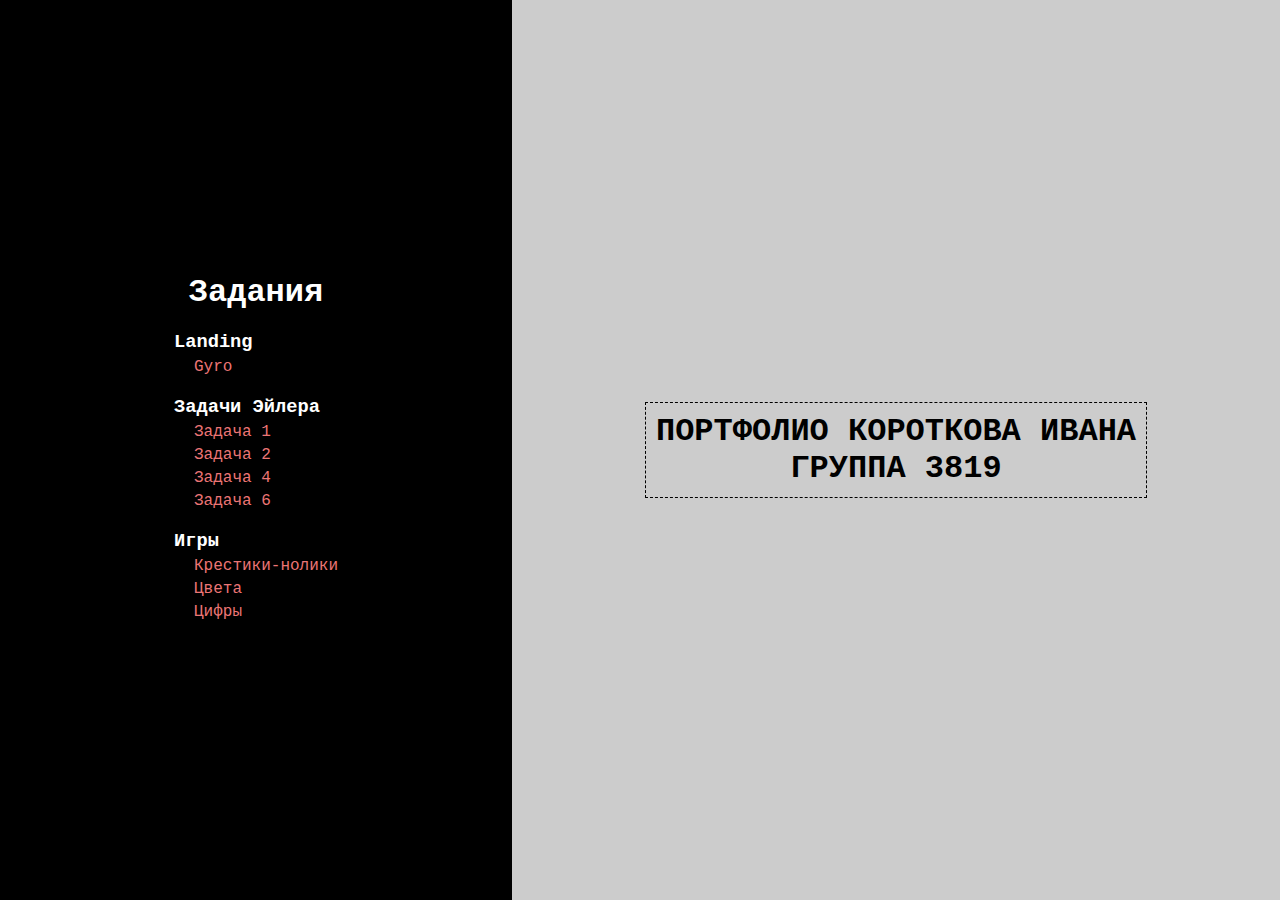
<file: Korotkov_dopusk/Index.html>
<!DOCTYPE html>
<html>
<head>
    <meta charset="UTF-8">
    <meta name="viewport" content="width=device-width, initial-scale=1.0">
    <link rel="stylesheet" href="Style.css">
    <title>Главная</title>
</head>
<body>
    <div class="osnov">
       <aside>
         <div>
           <h1> Задания </h1>
             <ul>
              <li> <h3>Landing</h3>
               <ul>
                <li class="web"><a href="Landing/Index.html"> Gyro</a> </li>
               </ul>
              </li>
              <li> <h3>Задачи Эйлера</h3>
               <ul>
                <li class="web"><a href="Zadacha1.html"> Задача 1</a> </li>
                <li class="web"><a href="Zadacha2.html"> Задача 2</a> </li>
                <li class="web"><a href="Zadacha4.html"> Задача 4</a> </li>
                <li class="web"><a href="Zadacha6.html"> Задача 6</a> </li>
               </ul>
              </li>
               <li> <h3>Игры</h3>
                <ul>
                  <li class="web"><a href="Game1.html"> Крестики-нолики</a> </li>
                  <li class="web"><a href="Game2.html"> Цвета</a> </li>
                  <li class="web"><a href="Game3.html"> Цифры</a> </li>
                </ul>
               </li>
           </ul>
         </div>
       </aside>

       <main>
           <div class="portf">
              <h1> ПОРТФОЛИО КОРОТКОВА ИВАНА </h1>
              <h1> ГРУППА 3819 </h1>
           </div>
       </main>
    </div>
</body>
</html>
</file>
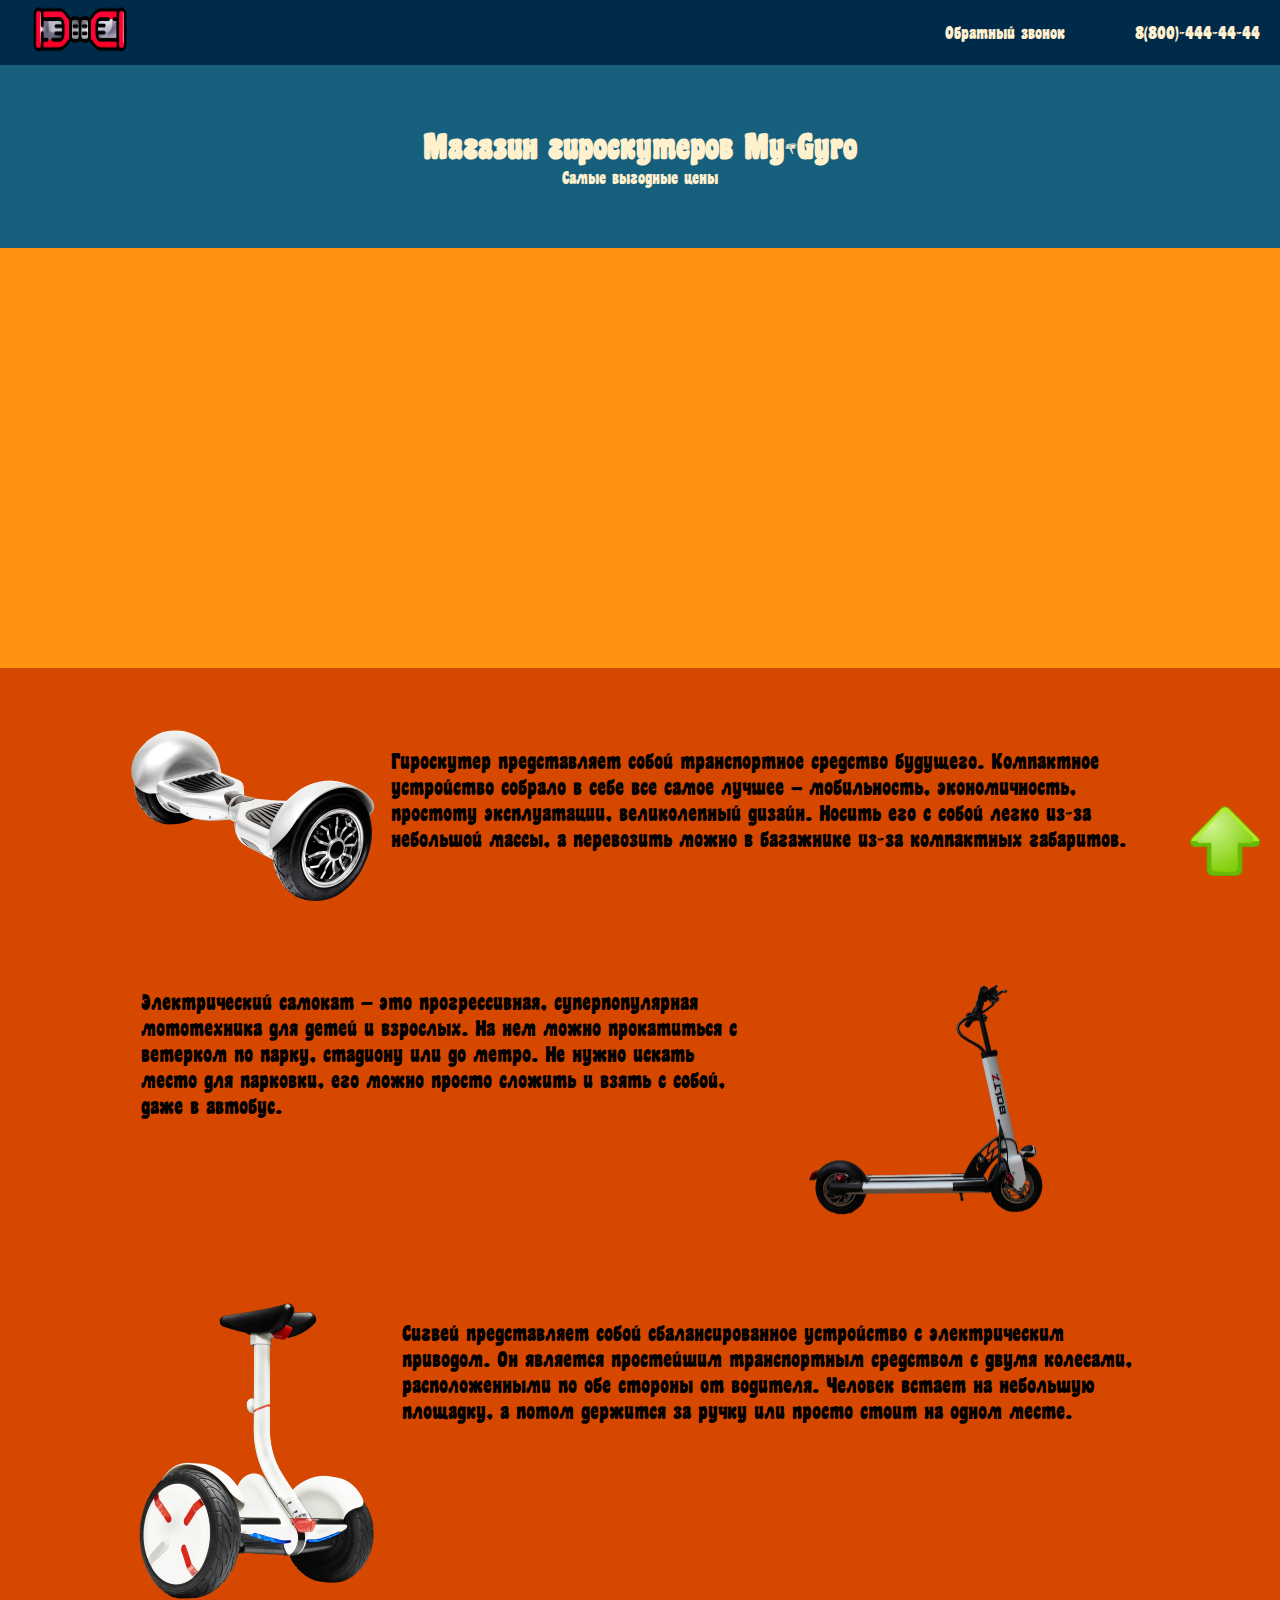
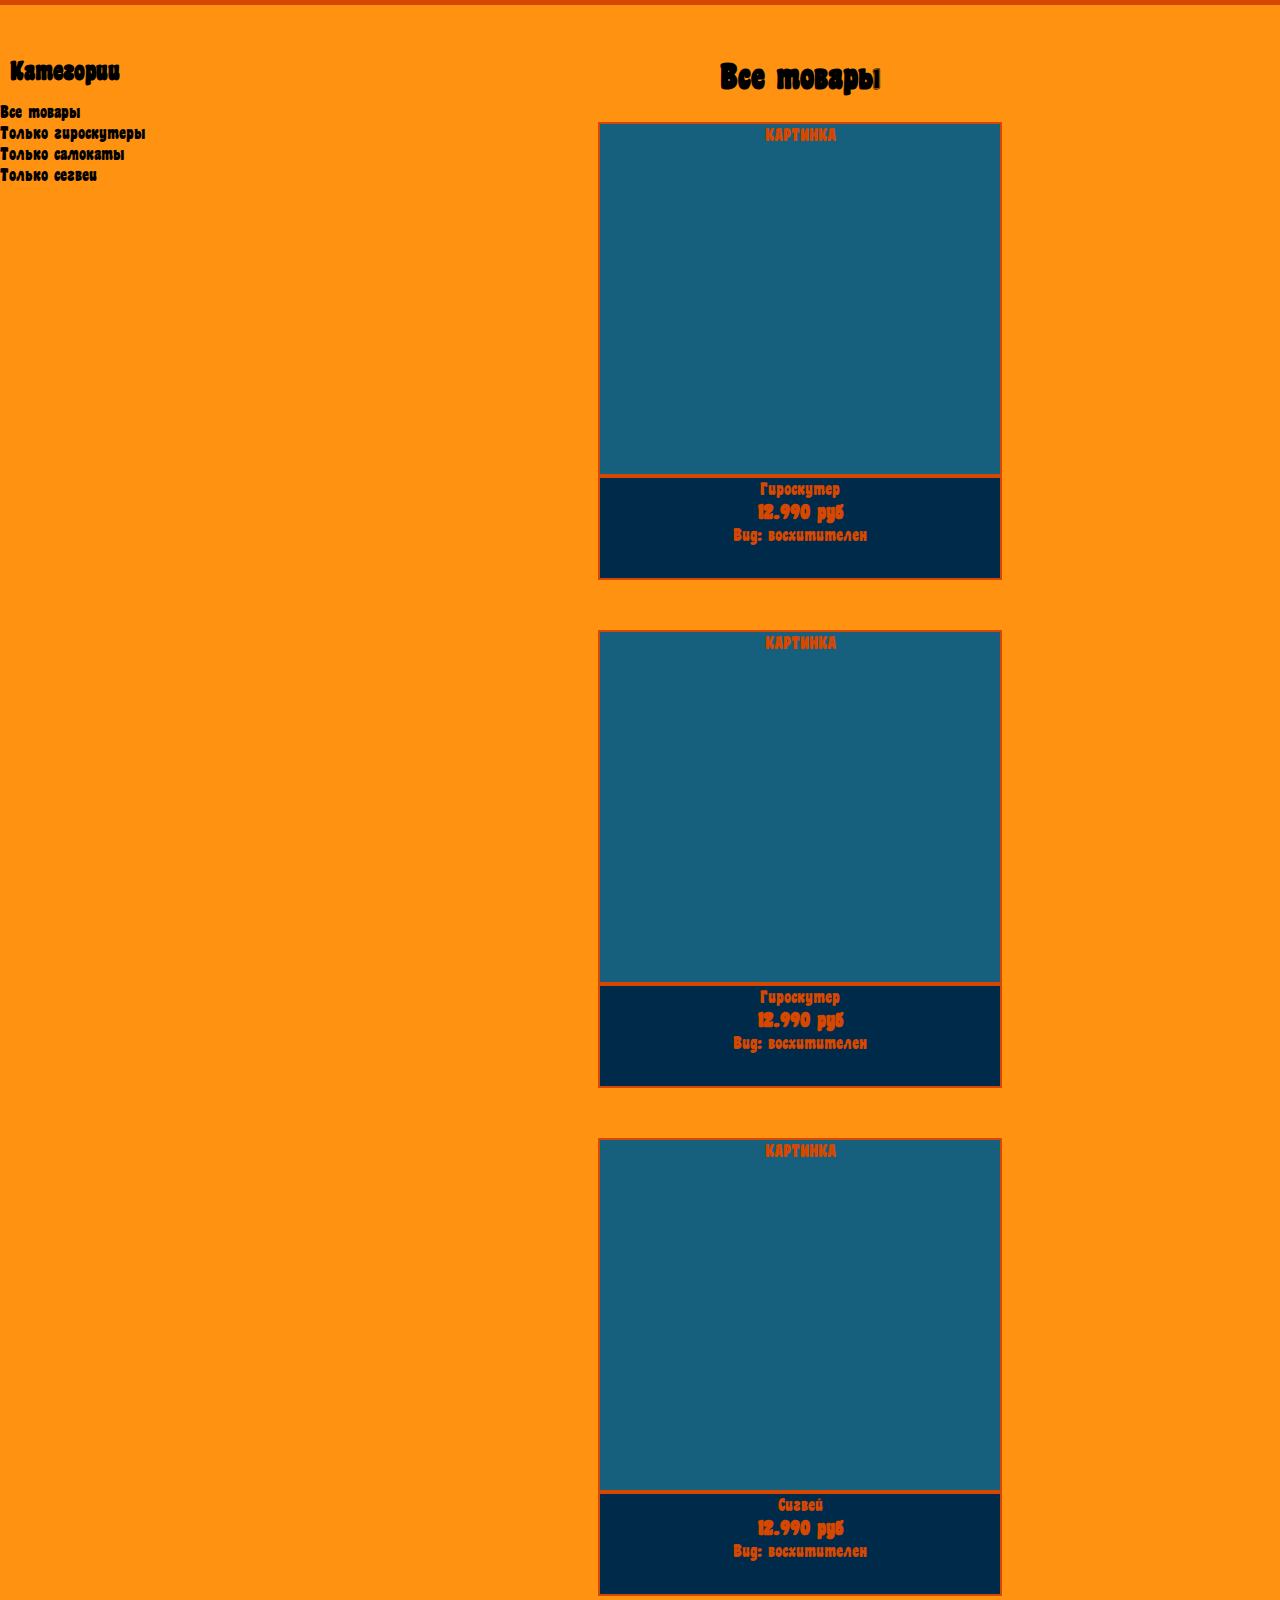
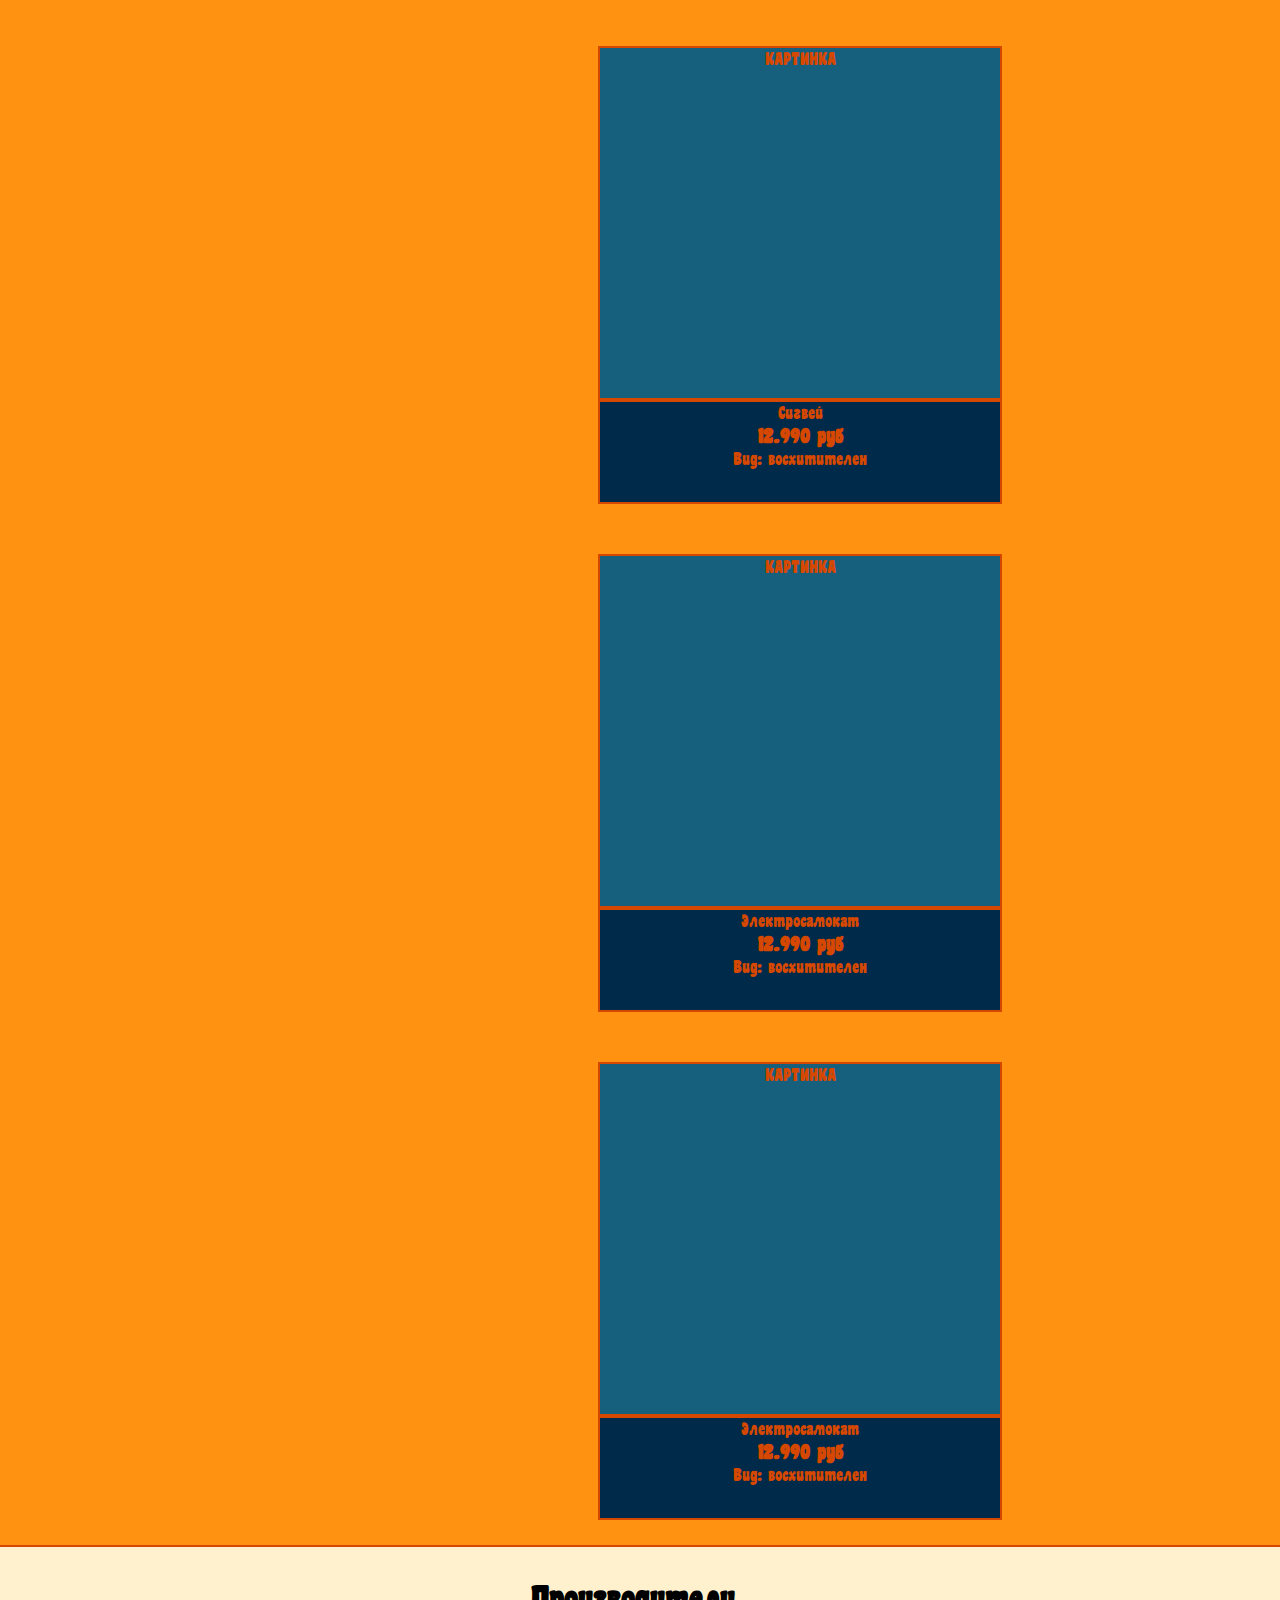
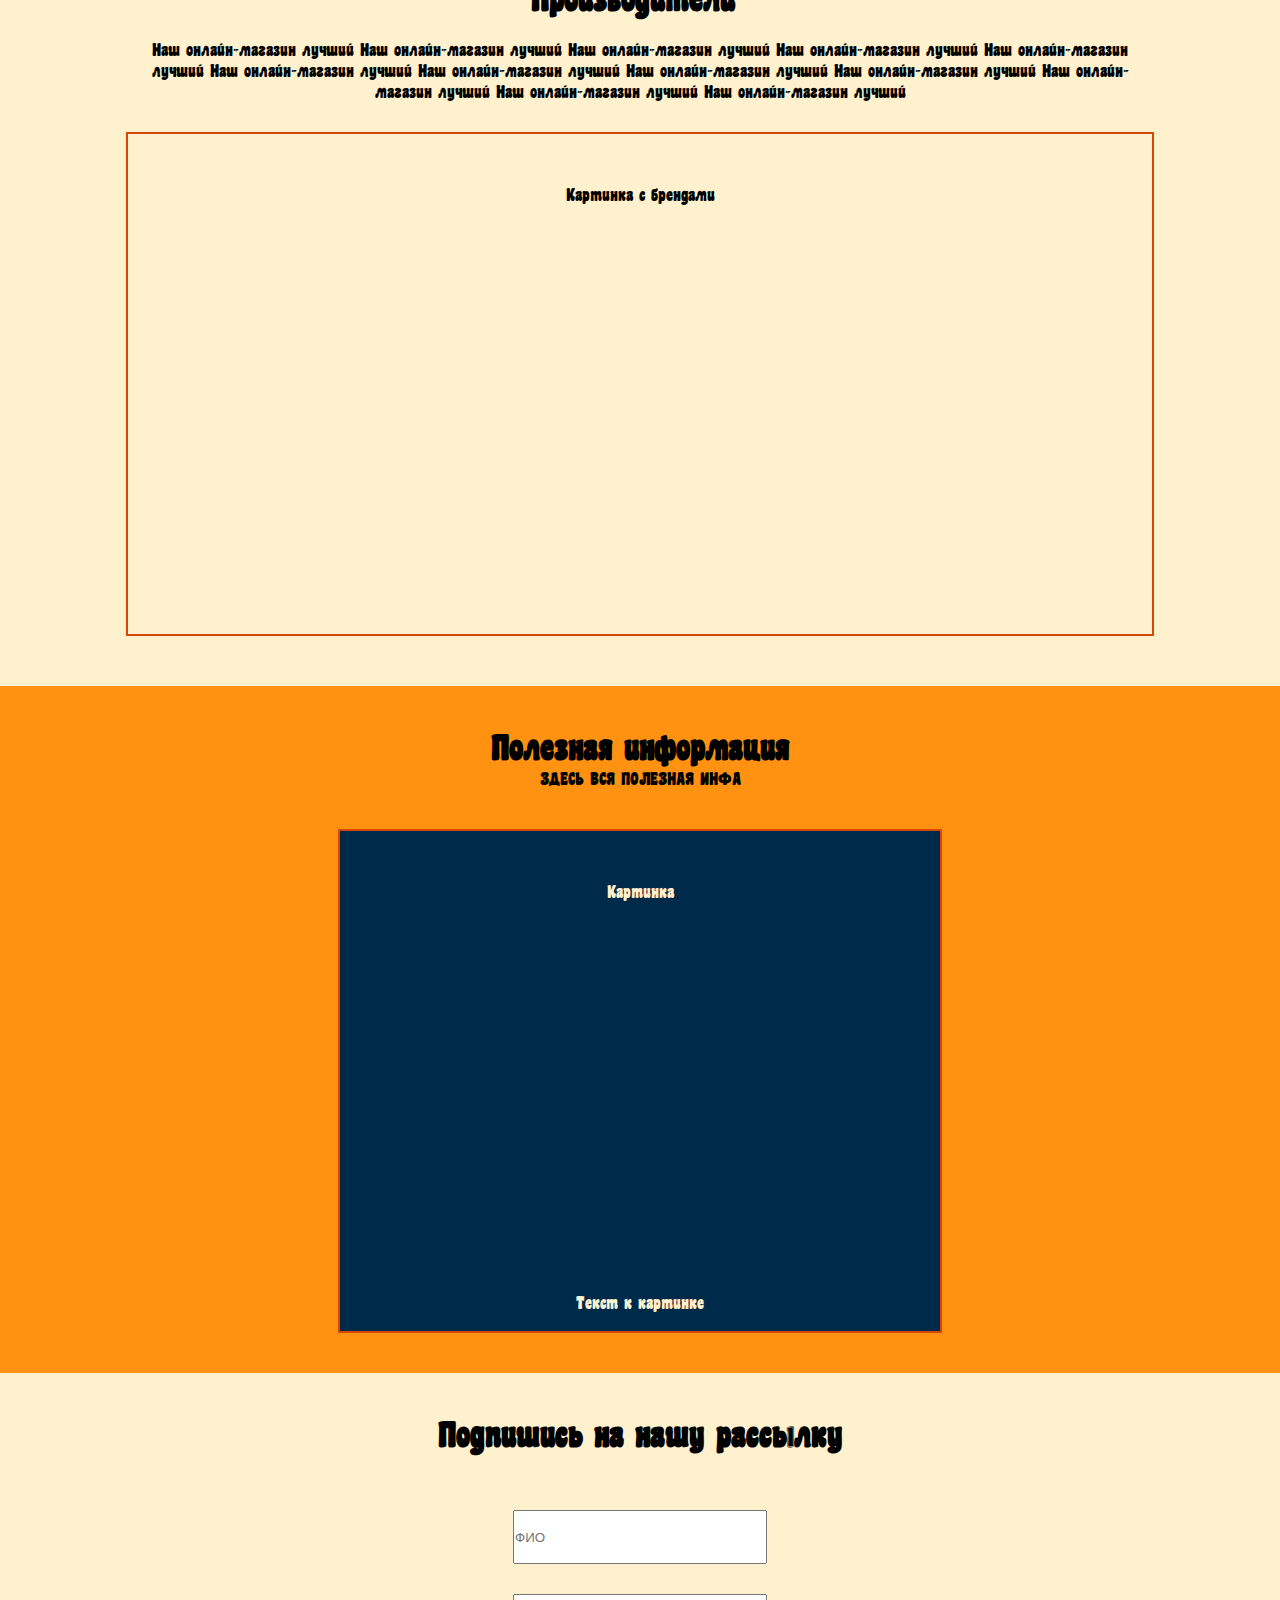
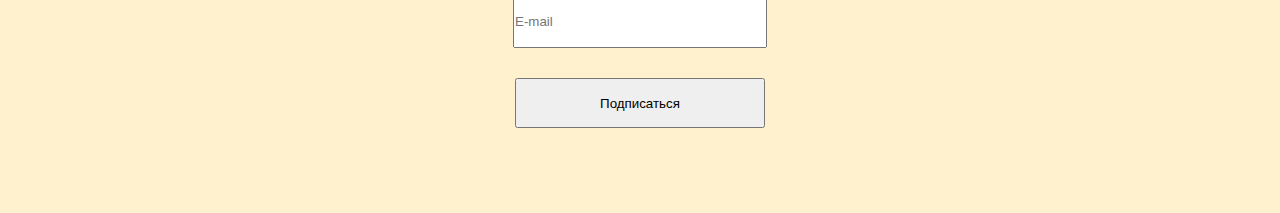
<file: Korotkov_dopusk/Landing/Index.html>
<!DOCTYPE html>
<html>
<head>
    <meta charset="UTF-8">
    <title>Document</title>
    <link rel="stylesheet" href="style.css">
</head>
<body>
    <header>
        <div id="shap">
            <div id="logo"> <a href="#"> <img src="logo.png" width="100px" height="60px"> </a> </div>
            <div id="call"> 
                <a href="#"> Обратный звонок </a>
                <p> 8(800)-444-44-44 </p>
            </div>
        </div>
        <div id="info">
            <h1> Магазин гироскутеров My-Gyro </h1>
            <p> Самые выгодные цены </p>
        </div>
    </header>

    <main> 
        <div class="container_slider_css">
            <img class="photo_slider_css" src="img/Gyro1.png">
            <img class="photo_slider_css" src="img/Gyro2.png">
            <img class="photo_slider_css" src="img/Gyro3.png">
        </div>

        <div class="specific">
            <div class="col1">
                <div>
                <img width="250px" height="176px" src="img/Gyr.png">
                </div>

                <div>
                    <p class="gg"> Гироскутер представляет собой транспортное средство будущего. Компактное устройство собрало в себе все самое лучшее – мобильность, 
                        экономичность, простоту эксплуатации, великолепный дизайн. Носить его с собой легко из-за небольшой массы, а перевозить можно в 
                        багажнике из-за компактных габаритов.</p>
                </div>
            </div>

            <div  class="col2">
                <div>
                    <p class="gg">Электрический самокат — это прогрессивная, суперпопулярная мототехника для детей и взрослых. На нем можно прокатиться с 
                        ветерком по парку, стадиону или до метро. Не нужно искать место для парковки, его можно просто сложить и взять с собой, 
                        даже в автобус. </p>
                </div>

                <div>
                    <img width="400px" height="266" src="img/Samok.png">
                </div>
            </div>

            <div  class="col1">
                <div>
                    <img width="261px" height="300px" src="img/Sig.png">
                </div>

                <div>
                    <p class="gg">Сигвей представляет собой сбалансированное устройство с электрическим приводом. Он является простейшим транспортным средством 
                        с двумя колесами, расположенными по обе стороны от водителя. Человек встает на небольшую площадку, а потом держится за ручку 
                        или просто стоит на одном месте. </p>
                </div>
            </div>
        </div>

        <div class="tovar">
        <div id="kateg">
            <h2 style = "padding-left: 10px; padding-bottom: 15px;"> Категории </h2>
            <label for="n" class="filter">  <p> Все товары </p> </label>
            <label for="n1" class="filter"> <p> Только гироскутеры </p> </label>
            <label for="n2" class="filter"> <p> Только самокаты </p> </label>
            <label for="n3" class="filter"> <p> Только сегвеи </p> </label>
        </div>

        <div id="tovar_block">
                 <input type="radio" name="st" id="n" checked>
                 <input type="radio" name="st" id="n1">
                 <input type="radio" name="st" id="n2">
                 <input type="radio" name="st" id="n3"> 

            <h1 id="all"> Все товары </h1>
            <h1 id="gyr"> Гироскутеры </h1>
            <h1 id="sig"> Сигвеи </h1>
            <h1 id="elec"> Электросамокаты </h1>
         
            <div class="tov_pic1"> 
                    <div class="pic_tov"> КАРТИНКА </div>
                    <div class="info_tov">
                    <p> Гироскутер </p>
                    <h3> 12.990 руб </h3>
                    <p> Вид: восхитителен </p>    
                    </div>
                </div>

                <div class="tov_pic1"> 
                    <div class="pic_tov"> КАРТИНКА </div>
                    <div class="info_tov">
                    <p> Гироскутер </p>
                    <h3> 12.990 руб </h3>
                    <p> Вид: восхитителен </p>    
                    </div>
                </div>
        

          
                <div class="tov_pic2">
                <div class="pic_tov"> КАРТИНКА </div>
                <div class="info_tov">
                    <p> Сигвей </p>
                    <h3> 12.990 руб </h3>
                    <p> Вид: восхитителен </p>    
                </div>
                </div>

                <div class="tov_pic2"> 
                <div class="pic_tov"> КАРТИНКА </div>
                <div class="info_tov">
                    <p> Сигвей </p>
                    <h3> 12.990 руб </h3>
                    <p> Вид: восхитителен </p>    
                </div>
                </div>
  


                <div class="tov_pic3"> 
                <div class="pic_tov"> КАРТИНКА </div>
                <div class="info_tov">
                    <p> Электросамокат </p>
                    <h3> 12.990 руб </h3>
                    <p> Вид: восхитителен </p>    
                </div>
                </div>

                <div class="tov_pic3">
                <div class="pic_tov"> КАРТИНКА </div>
                <div class="info_tov">
                    <p> Электросамокат </p>
                    <h3> 12.990 руб </h3>
                    <p> Вид: восхитителен </p>    
                </div>
                </div>
 
        </div>
        </div>

        <div class="brends">
            <div id="brend_info">
                <h1 style = "padding: 30px 15px 20px 0px;"> Производители </h1>
                <p> Наш онлайн-магазин лучший Наш онлайн-магазин лучший Наш онлайн-магазин лучший Наш онлайн-магазин лучший
                    Наш онлайн-магазин лучший Наш онлайн-магазин лучший Наш онлайн-магазин лучший Наш онлайн-магазин лучший
                    Наш онлайн-магазин лучший Наш онлайн-магазин лучший Наш онлайн-магазин лучший Наш онлайн-магазин лучший </p>
            </div>
            <div id="brend_pic">
                <p style="text-align: center;"> Картинка с брендами </p>
            </div>
        </div>

        <div class="polez_info">
            <div class="text"> 
                <h1> Полезная информация </h1>
                <p>ЗДЕСЬ ВСЯ ПОЛЕЗНАЯ ИНФА</p>
            </div>

            <div class="foto">
               <div class="info_pic"> 
                   <p>Картинка</p>
                   <p style="padding-top: 65%;">Текст к картинке</p> 
               </div>
            </div>
        </div>
        <div id="returned">
        <a href="#"> <img src="img/strelka.png" width="70" height="70"></a>
        </div>

        <div class="email">
            <h1> Подпишись на нашу рассылку </h1>

            <div class="rassilka">
               <div> <input type="text" placeholder="ФИО"> </div>
               <div> <input type="text" placeholder="E-mail"> </div>
               <div> <input type="submit" value="Подписаться"> </div>
            </div>
        </div>
    </main>
    
</body>
</html>
</file>
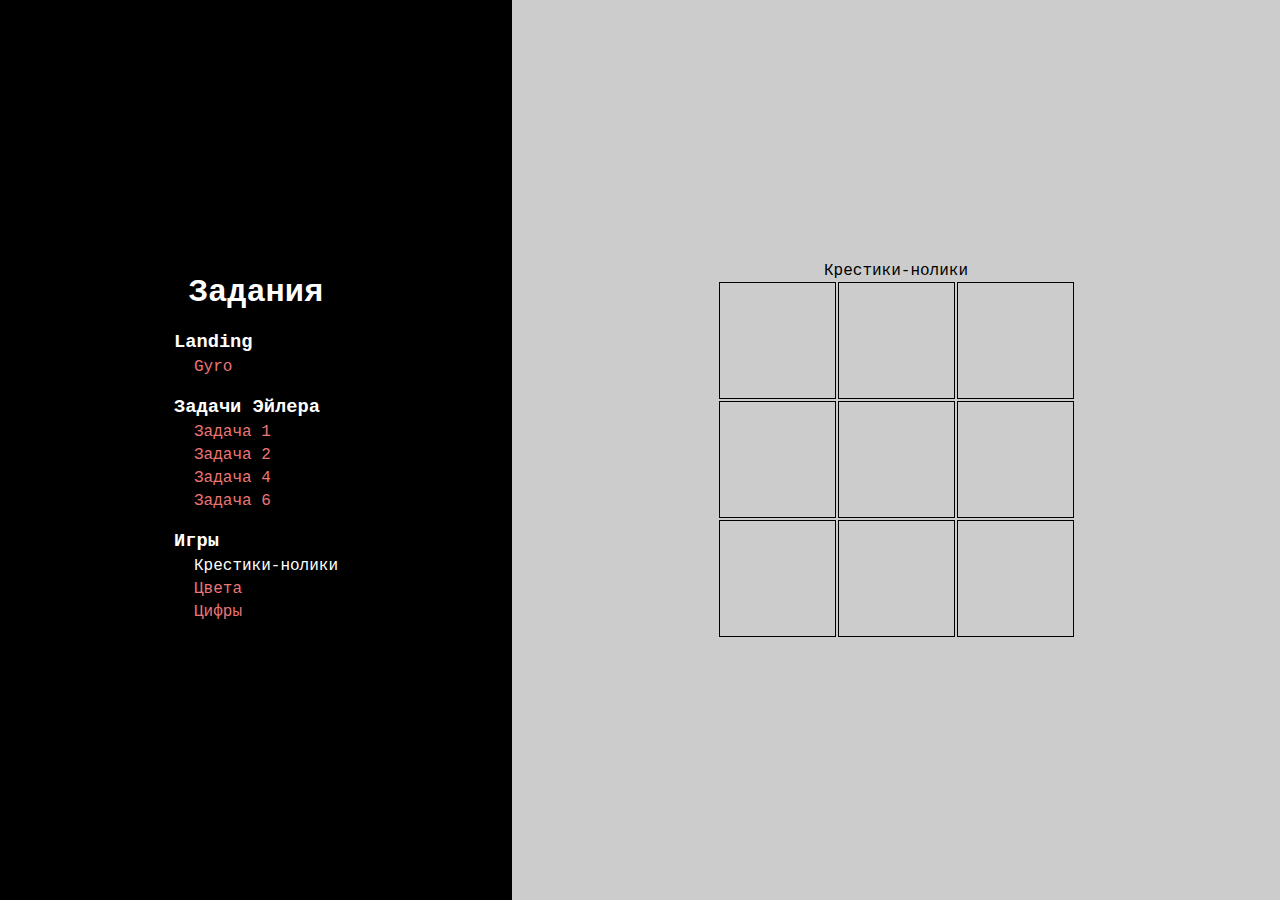
<file: Korotkov_dopusk/Game1.html>
<!DOCTYPE html>
<html>
<head>
    <meta charset="UTF-8">
    <meta name="viewport" content="width=device-width, initial-scale=1.0">
    <link rel="stylesheet" href="Style.css">
    <title>Крестики-нолики</title>
</head>
<body>
    <div class="osnov">
       <aside>
         <div>
           <h1> Задания </h1>
             <ul>
              <li> <h3>Landing</h3>
               <ul>
                <li class="web"><a href="Landing/Index.html"> Gyro</a> </li>
               </ul>
              </li>
              <li> <h3>Задачи Эйлера</h3>
               <ul>
                <li class="web"><a href="Zadacha1.html"> Задача 1</a> </li>
                <li class="web"><a href="Zadacha2.html"> Задача 2</a> </li>
                <li class="web"><a href="Zadacha4.html"> Задача 4</a> </li>
                <li class="web"><a href="Zadacha6.html"> Задача 6</a> </li>
               </ul>
              </li>
               <li> <h3>Игры</h3>
                <ul>
                    <li class="web">Крестики-нолики </li>
                    <li class="web"><a href="Game2.html"> Цвета</a> </li>
                    <li class="web"><a href="Game3.html"> Цифры</a> </li>
                </ul>
               </li>
           </ul>
         </div>
       </aside>

       <main>
        <div>
            <p style="text-align: center;">Крестики-нолики</p>
         <table id="field">
           <tr>
               <td></td>
               <td></td>
               <td></td>
           </tr>
           <tr>
               <td></td>
               <td></td>
               <td></td>
           </tr>
           <tr>
               <td></td>
               <td></td>
               <td></td>
           </tr>
           </table>
           <script src="Игры/Game1.js"></script>
        </div>
    </main>
    </div>
</body>
</html>
</file>
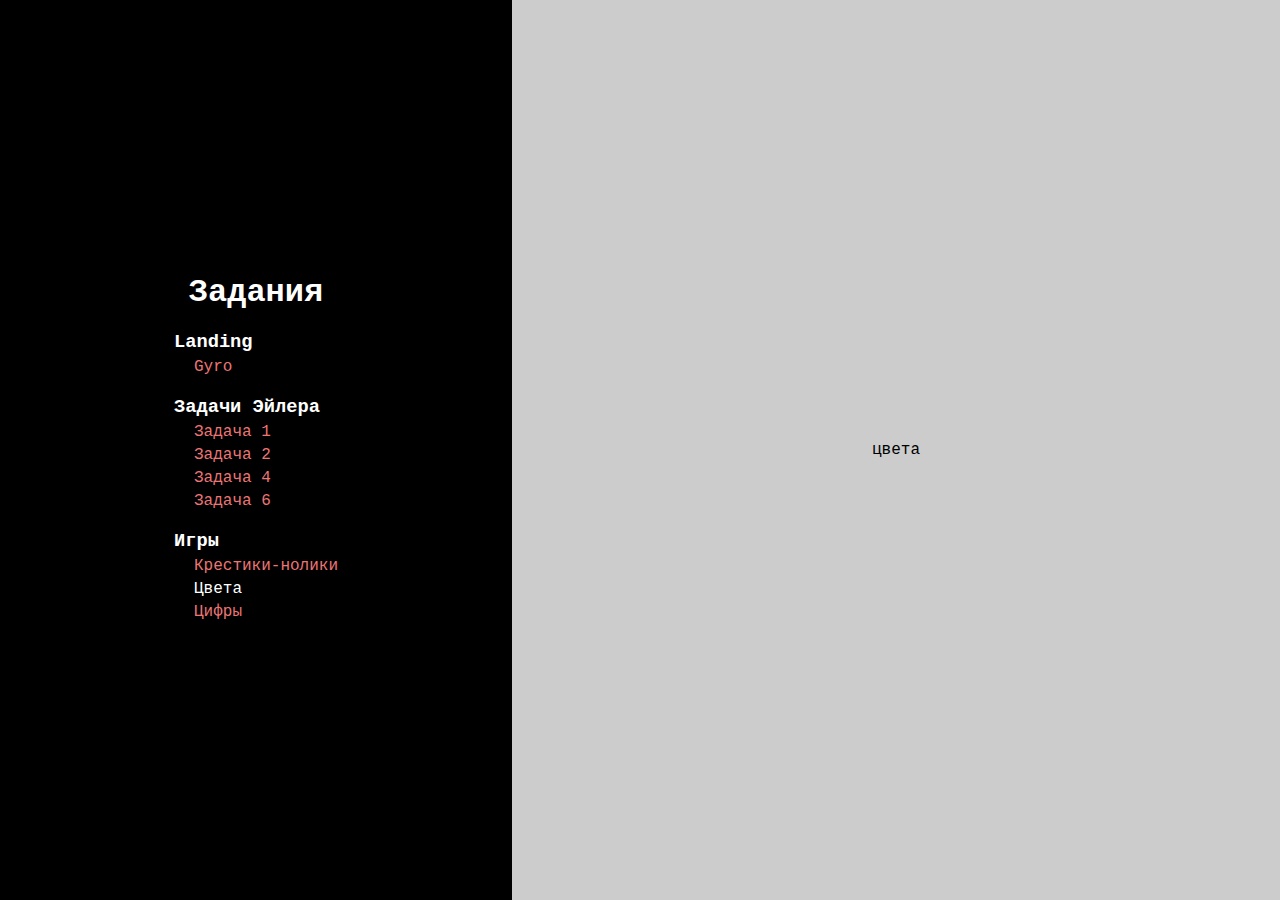
<file: Korotkov_dopusk/Game2.html>
<!DOCTYPE html>
<html>
<head>
    <meta charset="UTF-8">
    <meta name="viewport" content="width=device-width, initial-scale=1.0">
    <link rel="stylesheet" href="Style.css">
    <title>Крестики-нолики</title>
</head>
<body>
    <div class="osnov">
       <aside>
         <div>
           <h1> Задания </h1>
             <ul>
              <li> <h3>Landing</h3>
               <ul>
                <li class="web"><a href="Landing/Index.html"> Gyro</a> </li>
               </ul>
              </li>
              <li> <h3>Задачи Эйлера</h3>
               <ul>
                <li class="web"><a href="Zadacha1.html"> Задача 1</a> </li>
                <li class="web"><a href="Zadacha2.html"> Задача 2</a> </li>
                <li class="web"><a href="Zadacha4.html"> Задача 4</a> </li>
                <li class="web"><a href="Zadacha6.html"> Задача 6</a> </li>
               </ul>
              </li>
               <li> <h3>Игры</h3>
                <ul>
                    <li class="web"><a href="Game1.html"> Крестики-нолики</a> </li>
                    <li class="web">Цвета </li>
                    <li class="web"><a href="Game3.html"> Цифры</a> </li>
                </ul>
               </li>
           </ul>
         </div>
       </aside>

       <main>
        <div>
            <p style="text-align: center;">цвета</p>
            <table id="feld"></table>
           <script src="Игры/Game2.js"></script>
        </div>
    </main>
    </div>
</body>
</html>
</file>
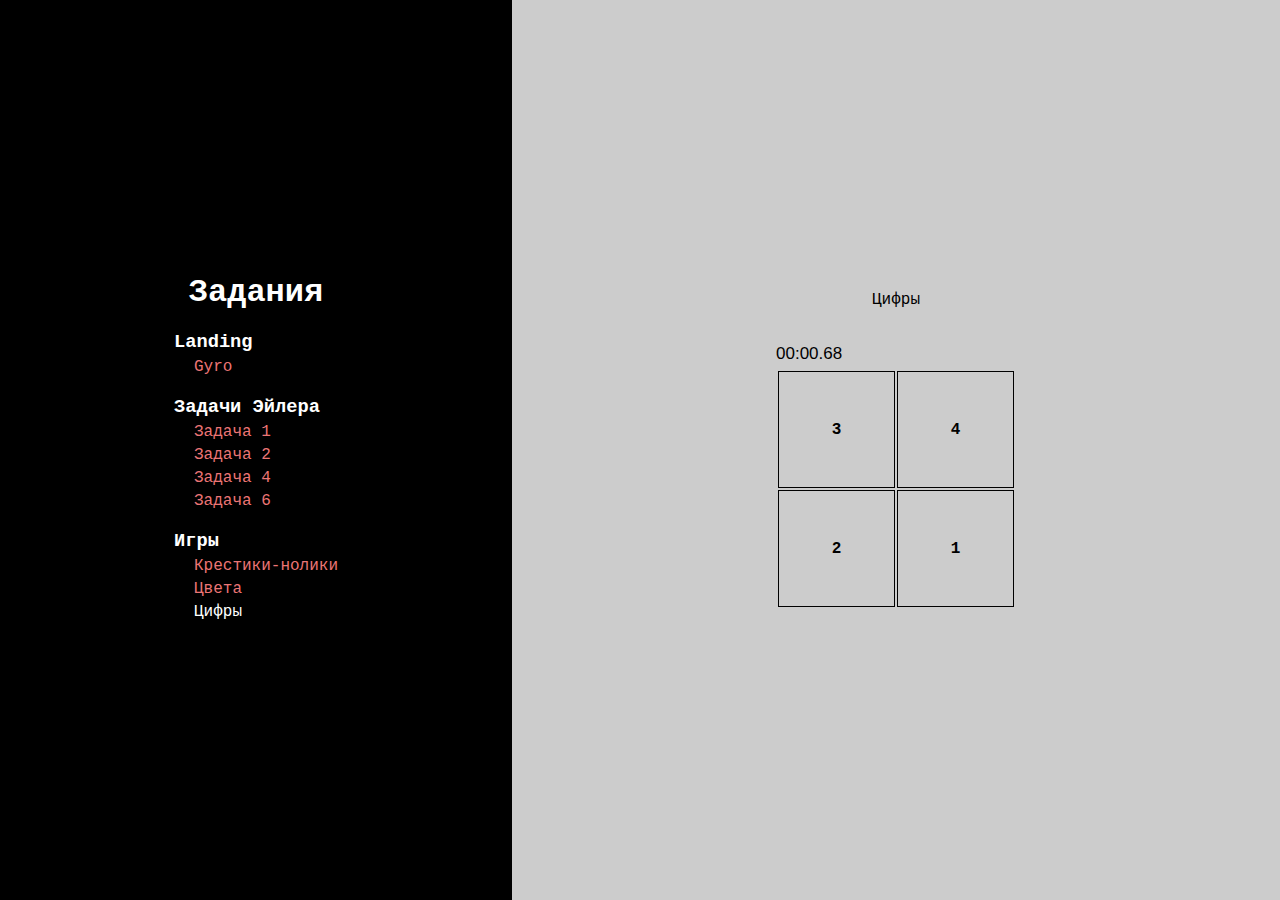
<file: Korotkov_dopusk/Game3.html>
<!DOCTYPE html>
<html>
<head>
    <meta charset="UTF-8">
    <meta name="viewport" content="width=device-width, initial-scale=1.0">
    <link rel="stylesheet" href="Style.css">
    <title>Крестики-нолики</title>
</head>
<body>
    <div class="osnov">
       <aside>
         <div>
           <h1> Задания </h1>
             <ul>
              <li> <h3>Landing</h3>
               <ul>
                <li class="web"><a href="Landing/Index.html"> Gyro</a> </li>
               </ul>
              </li>
              <li> <h3>Задачи Эйлера</h3>
               <ul>
                <li class="web"><a href="Zadacha1.html"> Задача 1</a> </li>
                <li class="web"><a href="Zadacha2.html"> Задача 2</a> </li>
                <li class="web"><a href="Zadacha4.html"> Задача 4</a> </li>
                <li class="web"><a href="Zadacha6.html"> Задача 6</a> </li>
               </ul>
              </li>
               <li> <h3>Игры</h3>
                <ul>
                    <li class="web"><a href="Game1.html"> Крестики-нолики</a> </li>
                    <li class="web"><a href="Game2.html"> Цвета</a> </li>
                    <li class="web"> Цифры </li>
                </ul>
               </li>
           </ul>
         </div>
       </aside>

       <main>
        <div>
            <p style="text-align: center;">Цифры</p>
            <form name="clockform">
                <input id="time" name="clock" size="12" maxlength="12" value="00:00.00">
                <input id="lab" name="label" size="12" maxlength="40" value="">
                </form>
                <table id="field"> </table>
                <script src="Игры/Game3.js"></script>
        </div>
    </main>
    </div>
</body>
</html>
</file>
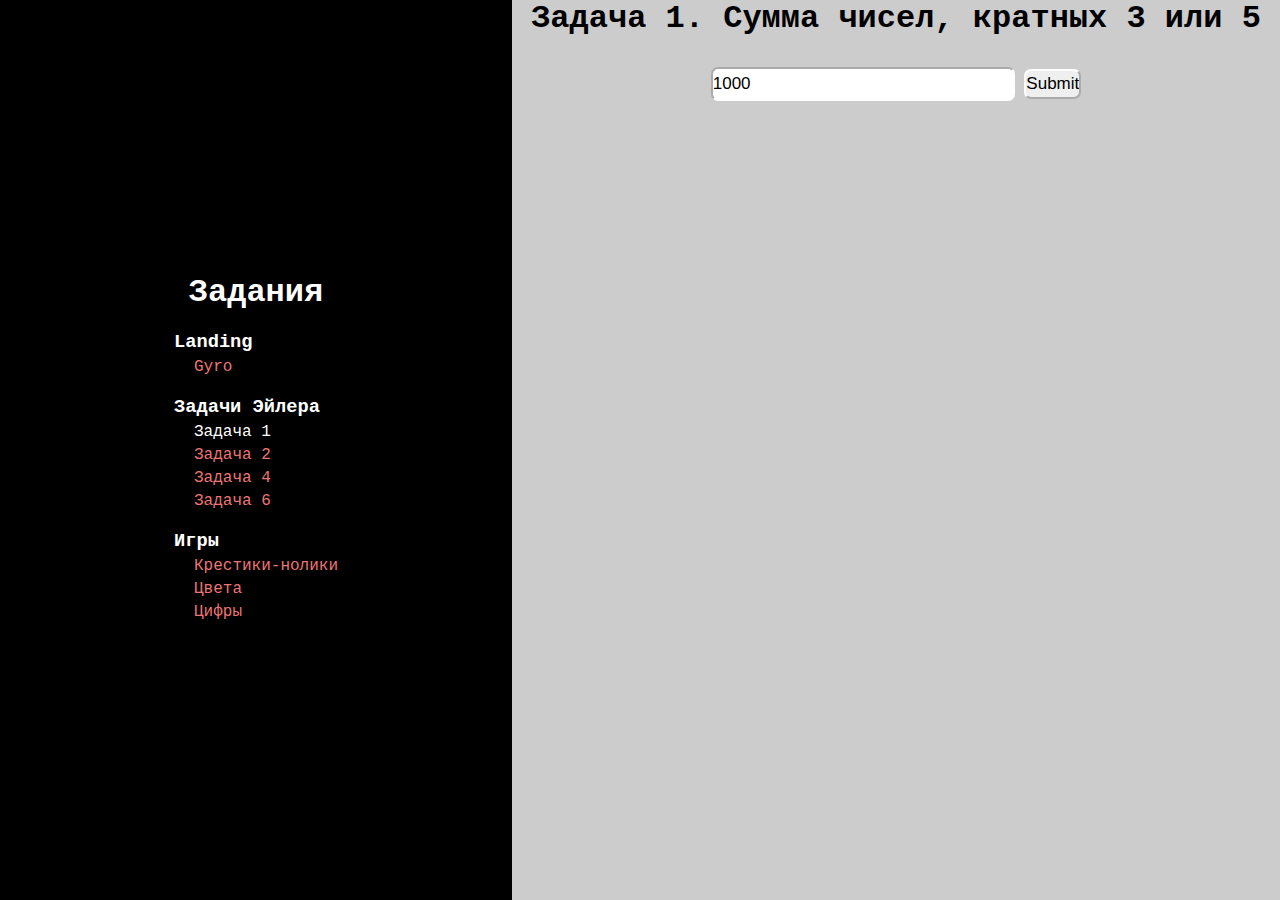
<file: Korotkov_dopusk/Zadacha1.html>
<!DOCTYPE html>
<html>
<head>
    <meta charset="UTF-8">
    <meta name="viewport" content="width=device-width, initial-scale=1.0">
    <link rel="stylesheet" href="Style.css">
    <title>Задача 1</title>
</head>
<body>
    <div class="osnov">
       <aside>
         <div>
           <h1> Задания </h1>
             <ul>
              <li> <h3>Landing</h3>
               <ul>
                <li class="web"><a href="Landing/Index.html"> Gyro</a> </li>
               </ul>
              </li>
              <li> <h3>Задачи Эйлера</h3>
               <ul>
                <li class="web"> Задача 1 </li>
                <li class="web"><a href="Zadacha2.html"> Задача 2</a> </li>
                <li class="web"><a href="Zadacha4.html"> Задача 4</a> </li>
                <li class="web"><a href="Zadacha6.html"> Задача 6</a> </li>
               </ul>
              </li>
               <li> <h3>Игры</h3>
                <ul>
                  <li class="web"><a href="Game1.html"> Крестики-нолики</a> </li>
                  <li class="web"><a href="Game2.html"> Цвета</a> </li>
                  <li class="web"><a href="Game3.html"> Цифры</a> </li>
                </ul>
               </li>
           </ul>
         </div>
       </aside>

       <main>
        <div class="osnov1">
      
          <h1> Задача 1. Сумма чисел, кратных 3 или 5 </h1>
          <input type="text" id="val" placeholder="До какого числа искать кратные" value="1000"> <input type="submit" onclick="kratnie()">
          <p id="res"> </p>
        </div>
       </main>
    </div>
    <script src="Задачи Эйлера/tasks.js"></script>
</body>
</html>
</file>
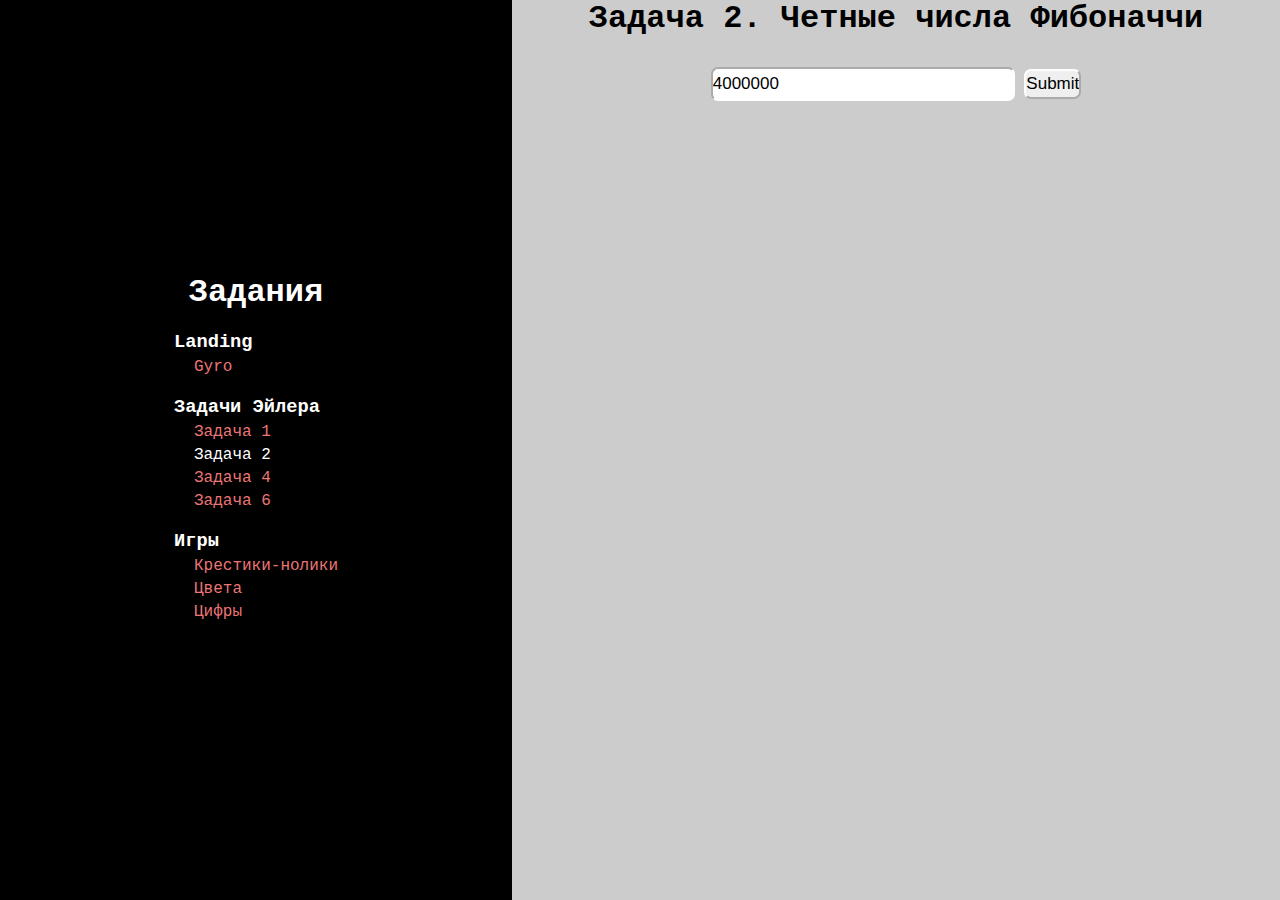
<file: Korotkov_dopusk/Zadacha2.html>
<!DOCTYPE html>
<html>
<head>
    <meta charset="UTF-8">
    <meta name="viewport" content="width=device-width, initial-scale=1.0">
    <link rel="stylesheet" href="Style.css">
    <title>Задача 2</title>
</head>
<body>
    <div class="osnov">
       <aside>
         <div>
           <h1> Задания </h1>
             <ul>
              <li> <h3>Landing</h3>
               <ul>
                <li class="web"><a href="Landing/Index.html"> Gyro</a> </li>
               </ul>
              </li>
              <li> <h3>Задачи Эйлера</h3>
               <ul>
                <li class="web"><a href="Zadacha1.html"> Задача 1</a> </li>
                <li class="web">Задача 2</li>
                <li class="web"><a href="Zadacha4.html"> Задача 4</a> </li>
                <li class="web"><a href="Zadacha6.html"> Задача 6</a> </li>
               </ul>
              </li>
               <li> <h3>Игры</h3>
                <ul>
                  <li class="web"><a href="Game1.html"> Крестики-нолики</a> </li>
                  <li class="web"><a href="Game2.html"> Цвета</a> </li>
                  <li class="web"><a href="Game3.html"> Цифры</a> </li>
                </ul>
               </li>
           </ul>
         </div>
       </aside>

       <main>
        <div class="osnov1">
      
          <h1> Задача 2. Четные числа Фибоначчи </h1>
          <input type="text" id="val" value="4000000"> <input type="submit" onclick="fibonachi()">
          <p id="res"> </p>
        </div>
       </main>
    </div>
    <script src="Задачи Эйлера/tasks.js"></script>
</body>
</html>
</file>
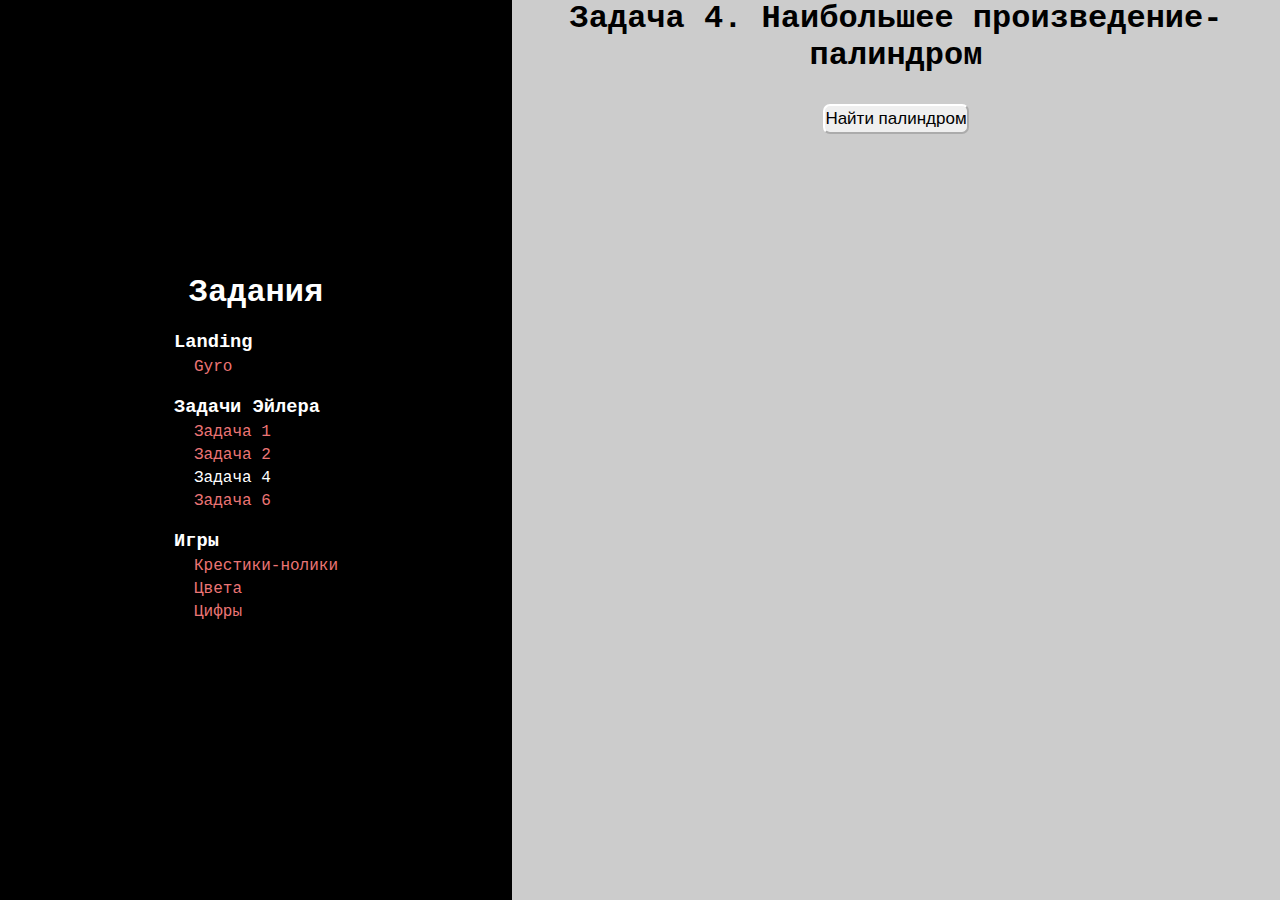
<file: Korotkov_dopusk/Zadacha4.html>
<!DOCTYPE html>
<html>
<head>
    <meta charset="UTF-8">
    <meta name="viewport" content="width=device-width, initial-scale=1.0">
    <link rel="stylesheet" href="Style.css">
    <title>Задача 4</title>
</head>
<body>
    <div class="osnov">
       <aside>
         <div>
           <h1> Задания </h1>
             <ul>
              <li> <h3>Landing</h3>
               <ul>
                <li class="web"><a href="Landing/Index.html"> Gyro</a> </li>
               </ul>
              </li>
              <li> <h3>Задачи Эйлера</h3>
               <ul>
                <li class="web"><a href="Zadacha1.html"> Задача 1</a> </li>
                <li class="web"><a href="Zadacha2.html"> Задача 2</a> </li>
                <li class="web">Задача 4</li>
                <li class="web"><a href="Zadacha6.html"> Задача 6</a> </li>
               </ul>
              </li>
               <li> <h3>Игры</h3>
                <ul>
                 <li class="web"><a href="Game1.html"> Крестики-нолики</a> </li>
                 <li class="web"><a href="Game2.html"> Цвета</a> </li>
                 <li class="web"><a href="Game3.html"> Цифры</a> </li>
                </ul>
               </li>
           </ul>
         </div>
       </aside>

       <main>
        <div class="osnov1">
      
          <h1> Задача 4. Наибольшее произведение-палиндром </h1>
          <input type="submit" onclick="maxPalindrom()" value="Найти палиндром">
          <p id="res"> </p>
        </div>
       </main>
    </div>
    <script src="Задачи Эйлера/tasks.js"></script>
</body>
</html>
</file>
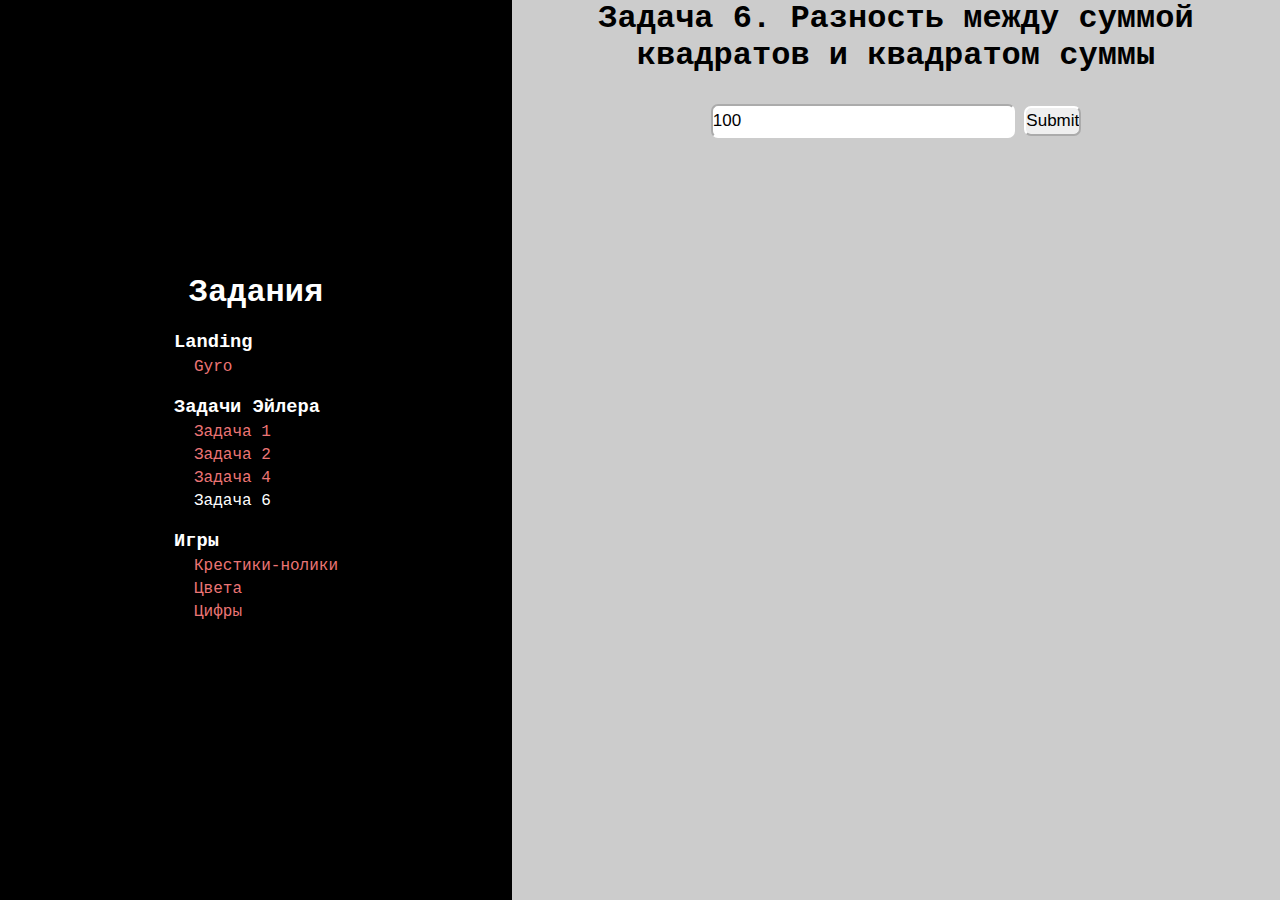
<file: Korotkov_dopusk/Zadacha6.html>
<!DOCTYPE html>
<html>
<head>
    <meta charset="UTF-8">
    <meta name="viewport" content="width=device-width, initial-scale=1.0">
    <link rel="stylesheet" href="Style.css">
    <title>Задача 6</title>
</head>
<body>
    <div class="osnov">
       <aside>
         <div>
           <h1> Задания </h1>
             <ul>
              <li> <h3>Landing</h3>
               <ul>
                <li class="web"><a href="Landing/Index.html"> Gyro</a> </li>
               </ul>
              </li>
              <li> <h3>Задачи Эйлера</h3>
               <ul>
                <li class="web"><a href="Zadacha1.html"> Задача 1</a> </li>
                <li class="web"><a href="Zadacha2.html"> Задача 2</a> </li>
                <li class="web"><a href="Zadacha4.html"> Задача 4</a> </li>
                <li class="web">Задача 6 </li>
               </ul>
              </li>
               <li> <h3>Игры</h3>
                <ul>
                  <li class="web"><a href="Game1.html"> Крестики-нолики</a> </li>
                  <li class="web"><a href="Game2.html"> Цвета</a> </li>
                  <li class="web"><a href="Game3.html"> Цифры</a> </li>
                </ul>
               </li>
           </ul>
         </div>
       </aside>

       <main>
        <div class="osnov1">
          <h1> Задача 6. Разность между суммой квадратов и квадратом суммы </h1>
          <input type="text" id="val" placeholder="Введите число до 100000" value="100"> <input type="submit" onclick="sqrSum()">
          <p id="res"> </p>
        </div>
       </main>
    </div>
    <script src="Задачи Эйлера/tasks.js"></script>
</body>
</html>
</file>
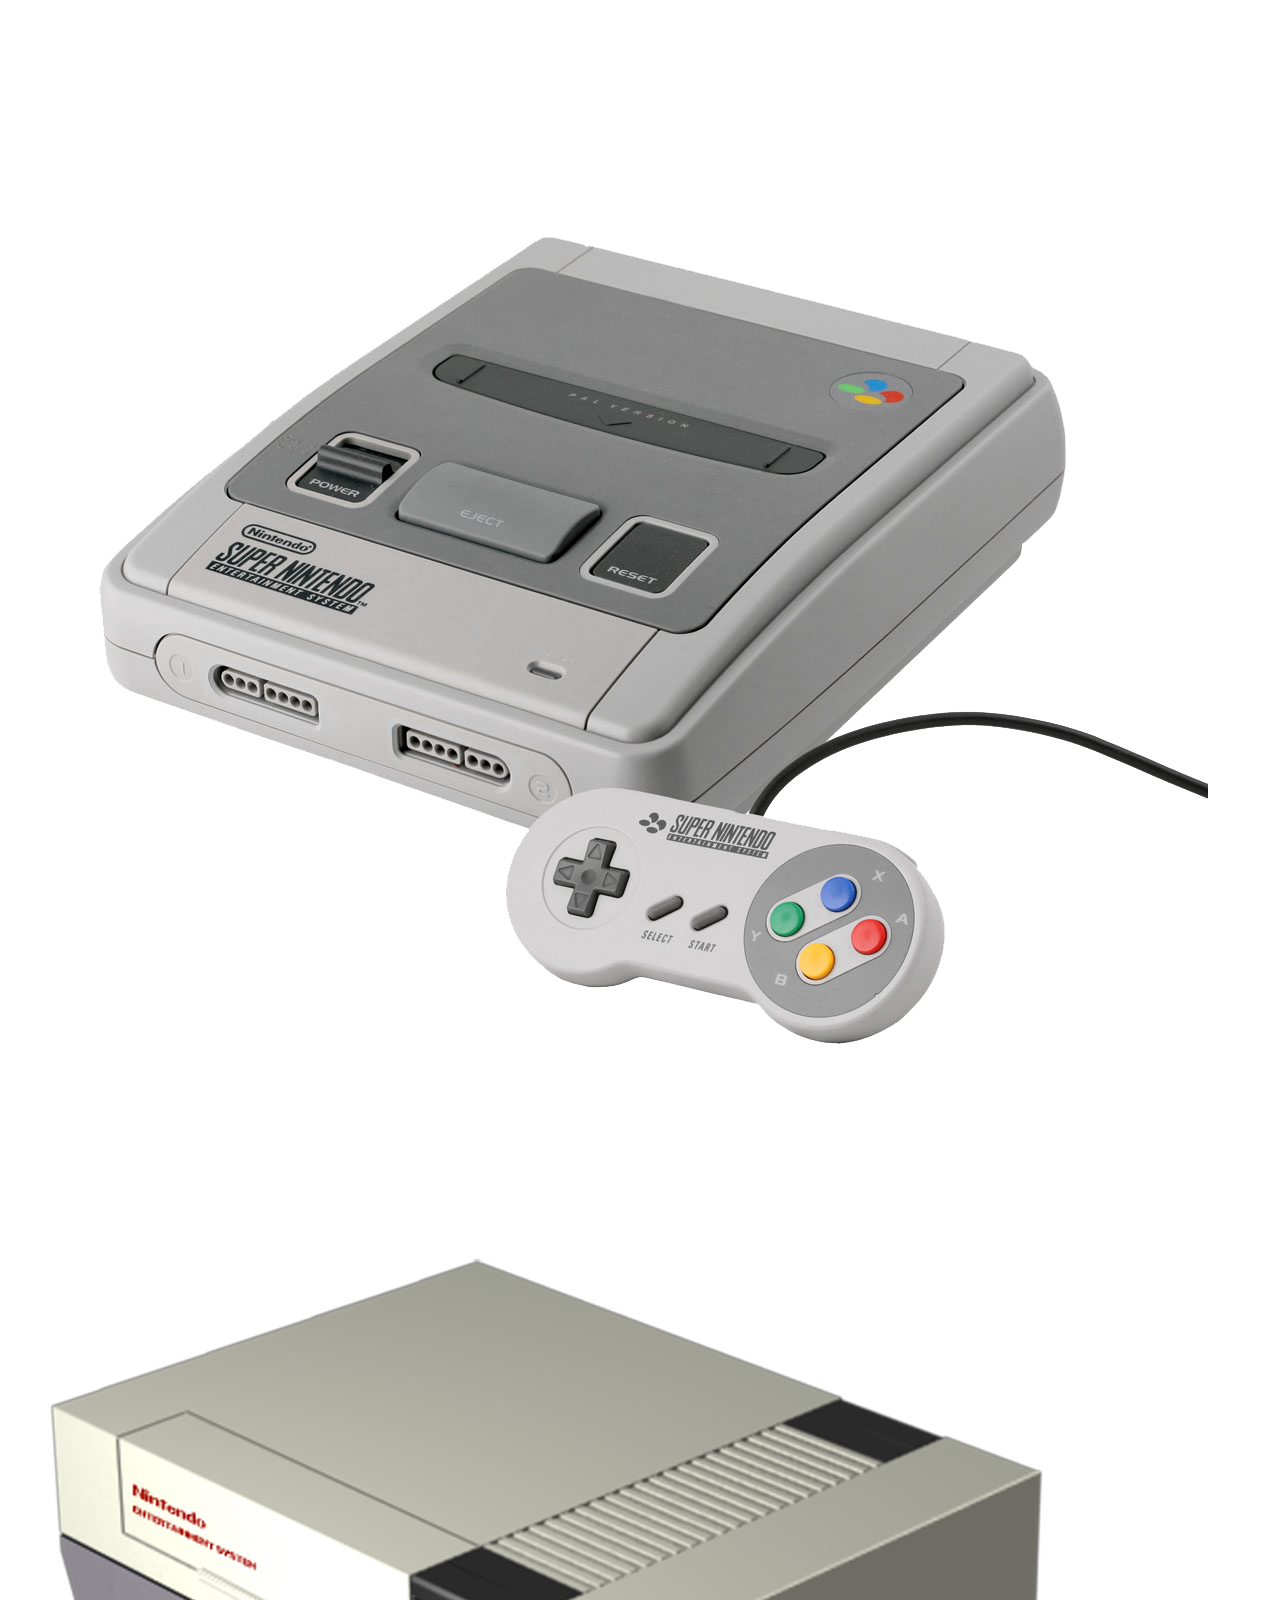
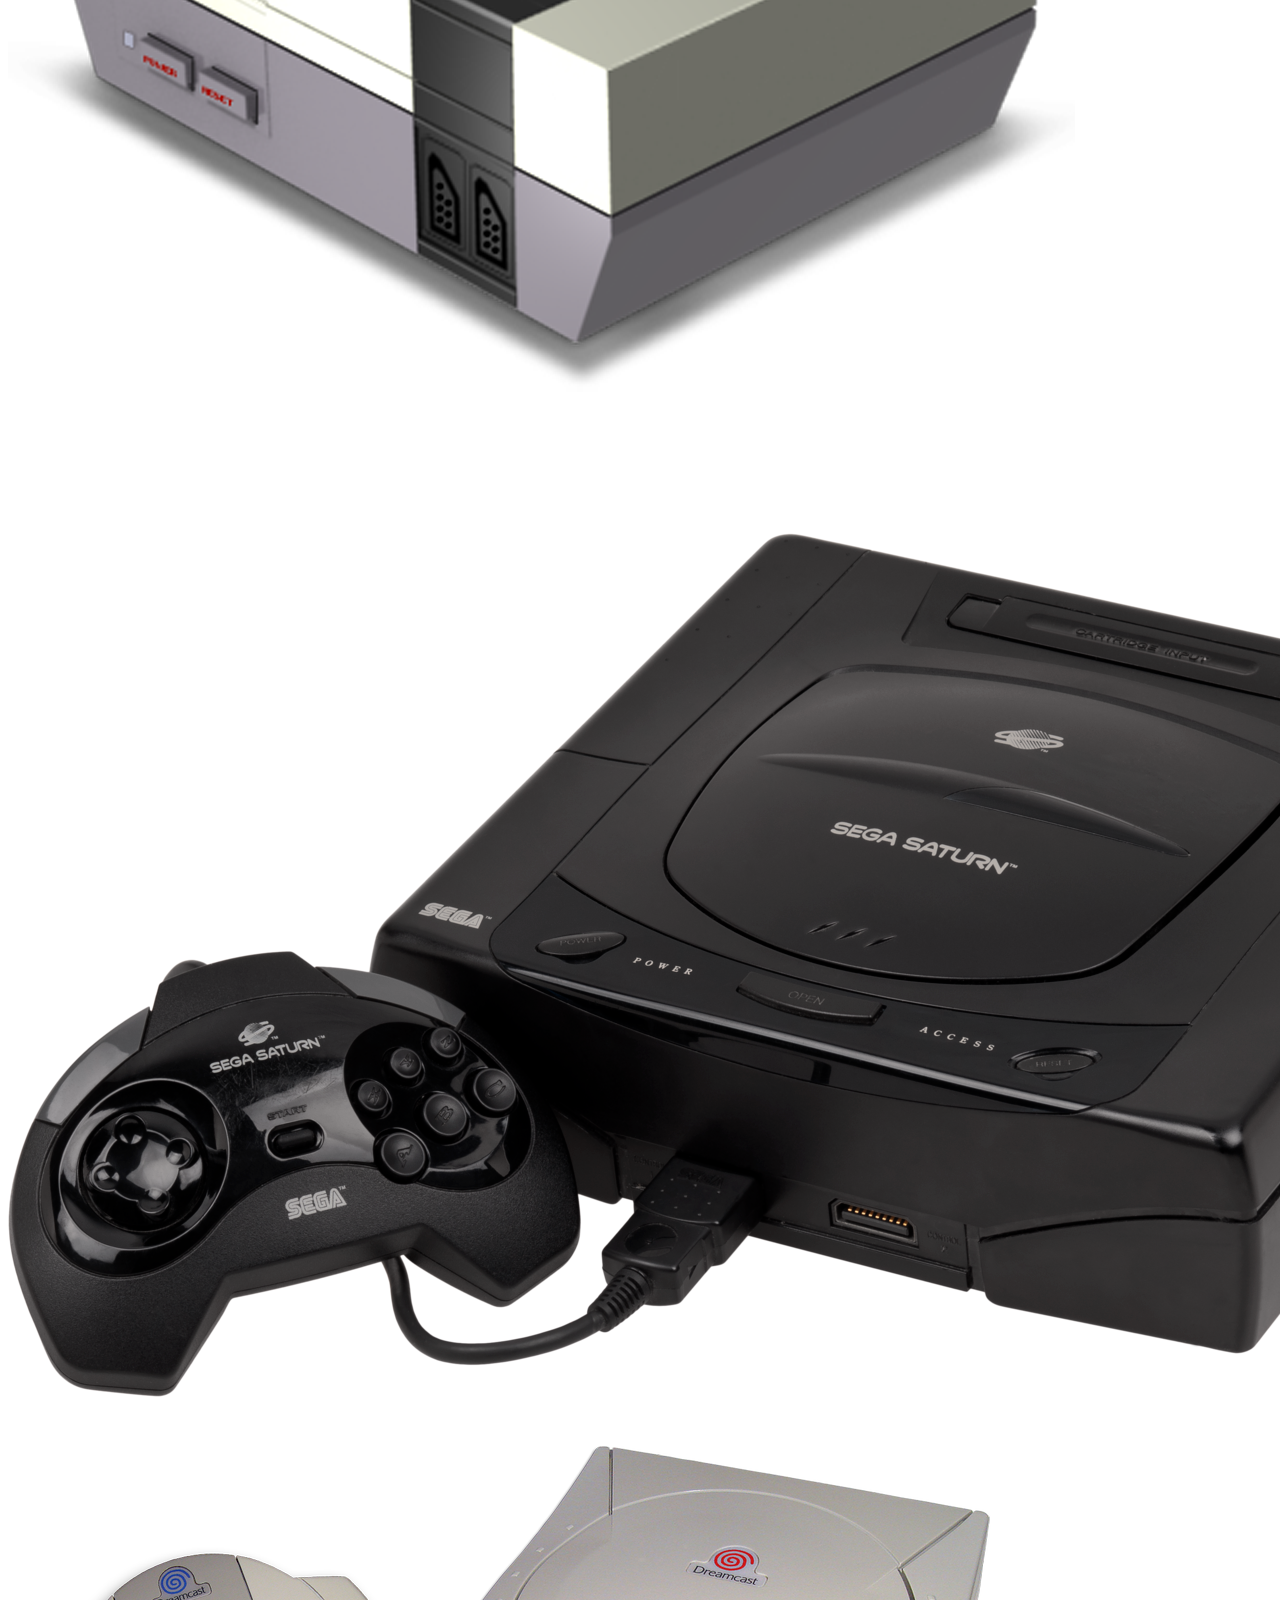
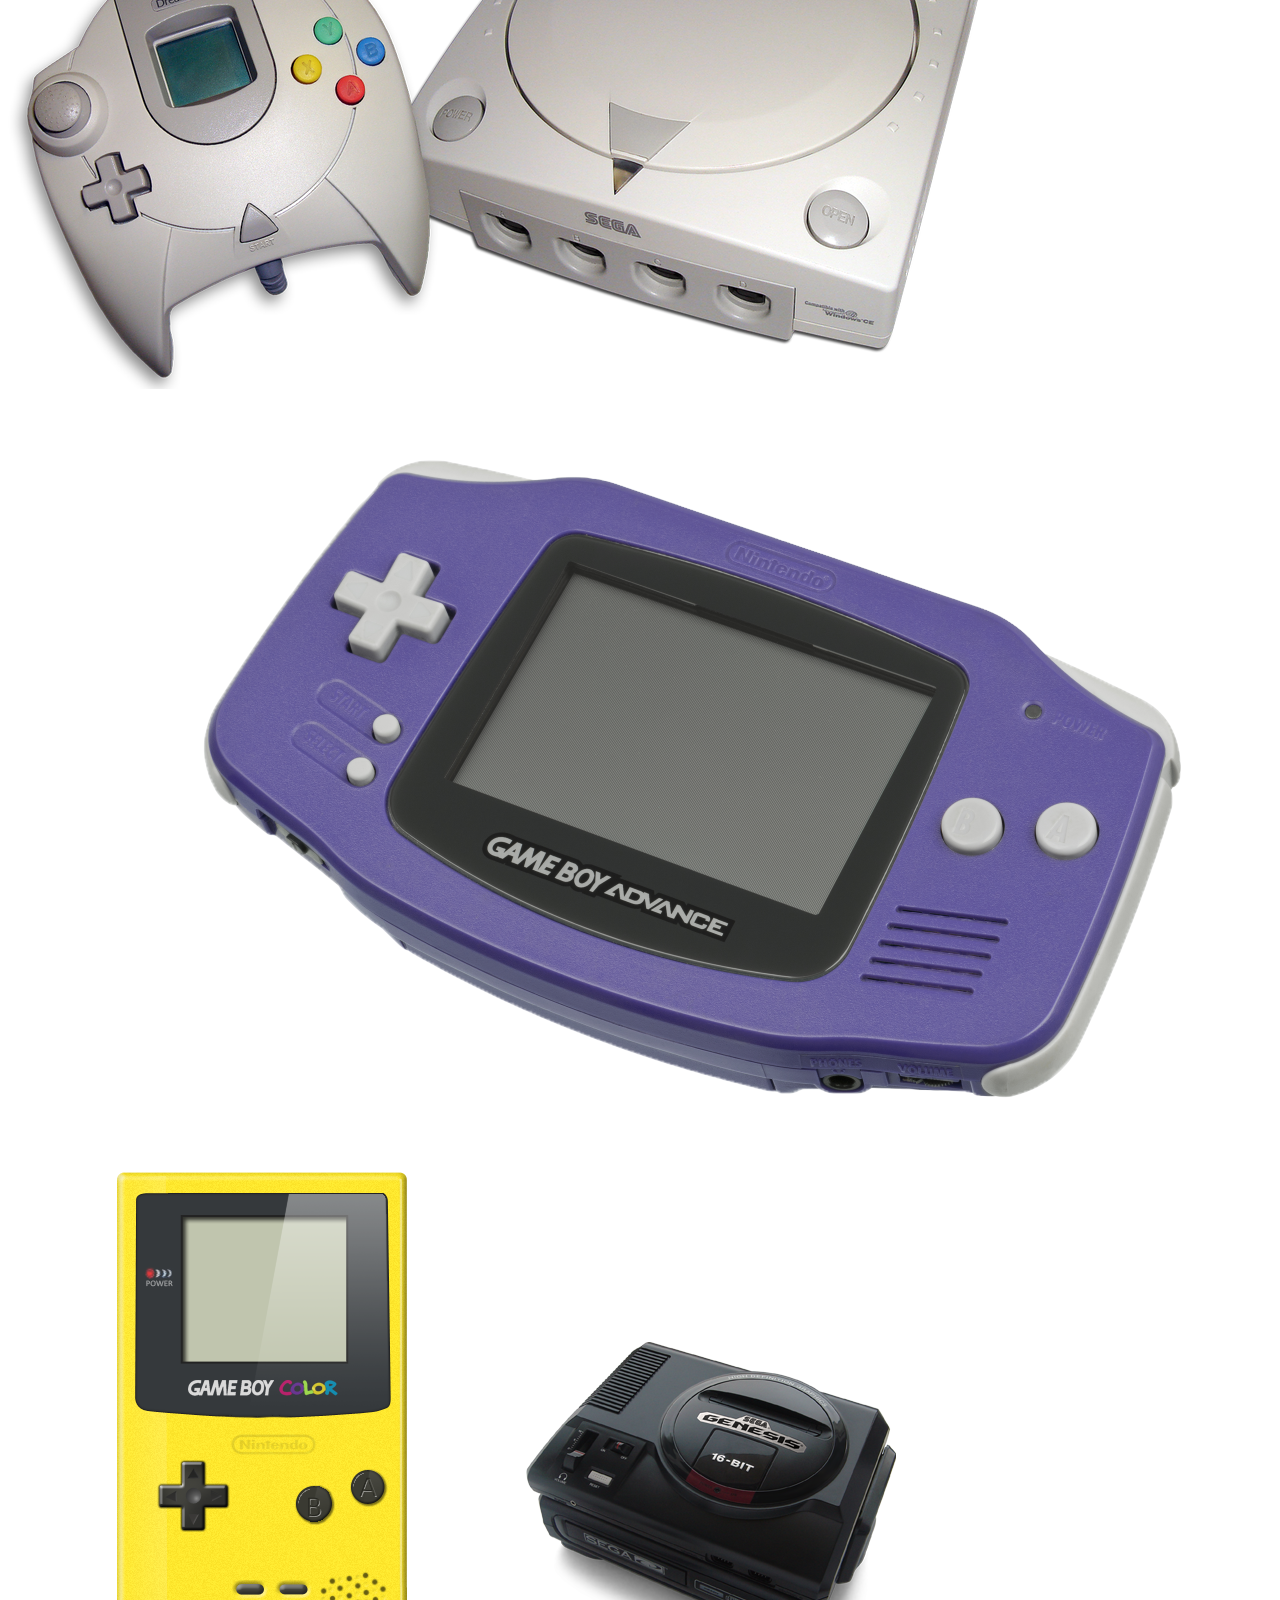
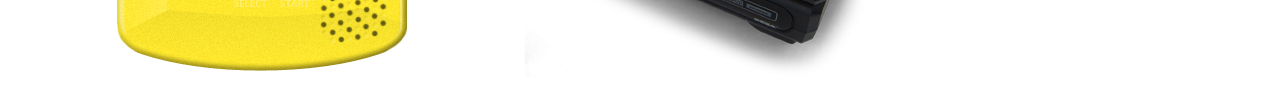
<file: Korotkov/scripts/lightbox2-2.11.3/examples/lightbox.html>
<!DOCTYPE html>
<html>
<head>
    <meta charset="UTF-8">
    <title>LightBox JS</title>
    <link rel="stylesheet" href="../dist/css/lightbox.min.css">
</head>
<body>
    <div>
        <a class="example-image-link" href="SNES.png" data-lightbox="example-set" data-title="Click the right half of the image to move forward."><img class="example-image" src="SNES.png" alt=""/></a>
        <a class="example-image-link" href="NES.png" data-lightbox="example-set" data-title="Click the right half of the image to move forward."><img class="example-image" src="NES.png" alt=""/></a>
        <a class="example-image-link" href="Saturn.png" data-lightbox="example-set" data-title="Click the right half of the image to move forward."><img class="example-image" src="Saturn.png" alt=""/></a>
        <a class="example-image-link" href="Dreamcast.png" data-lightbox="example-set" data-title="Click the right half of the image to move forward."><img class="example-image" src="Dreamcast.png" alt=""/></a>
        <a class="example-image-link" href="GBA.png" data-lightbox="example-set" data-title="Click the right half of the image to move forward."><img class="example-image" src="GBA.png" alt=""/></a>
        <a class="example-image-link" href="GBC.png" data-lightbox="example-set" data-title="Click the right half of the image to move forward."><img class="example-image" src="GBC.png" alt=""/></a>
        <a class="example-image-link" href="Genesis.png" data-lightbox="example-set" data-title="Click the right half of the image to move forward."><img class="example-image" src="Genesis.png" alt=""/></a>
    </div>
      <script src="../dist/js/lightbox-plus-jquery.min.js"></script>
</body>
</html>
</file>
<file: Korotkov_dopusk/Style.css>
*{margin: 0px; padding: 0px;}

html, body
{
    width: 100%;
    height: 100%;
    background-color: rgb(204, 204, 204);
}

.osnov
{
    height: 100%;
    display: flex;
    font-family: 'Courier New', Courier, monospace;
}

h1 {text-align: center;}

aside
{
    background-color: black;
    width: 40%;
    height: 100%;
    display: flex;
    align-items: center;
    justify-content: center;
}

aside > div
{
    color: white;
}

main
{
    background-color: rgb(204, 204, 204);
    width: 60%;
    height: 100%;
    display: flex;
    align-items: center;
    justify-content: center;
}


.portf {border: 1px dashed black; padding: 10px;}

ul {list-style-type: none;}

li > h3 {padding-top: 15px;}

li {margin: 5px 0px;}

.web {text-indent: 20px;}

a
{
    text-decoration: none; 
    color: rgb(236, 117, 117);  
}

.osnov1
{
    height: 100%;
    font-family: 'Courier New', Courier, monospace;
    text-align: center;
}



input[type="text"] {width: 300px;}

input 
{
    height: 30px;
    font-size: 17px;
    margin-top: 30px;
    border-radius: 7px;
    border-color: white;
}

#res {padding-top: 30px;}

#field td 
{
    width: 115px;
    height: 115px;
    border: 1px solid black;
    text-align: center;
    font-weight: bold;
}

#feld td 
{
    width: 50px;
    height: 50px;
    border: 1px solid black;
    text-align: center;
    font-weight: bold;
}
    
.red {background-color: rgb(54, 7, 7);}
    
.green {background-color: rgb(5, 48, 5);}
    
.blue {background-color: rgb(28, 28, 117);}
    
#lab{display:none}

#time {background-color: transparent; border: none;}

@media all and (max-width: 700px){
    .osnov {font-size: 8px;}
    #field td {width: 60px; height: 60px;}
    #feld td {width: 30px; height: 30px;}
}

@media all and (max-width: 500px){
    input[type="text"] {width: 150px; margin-bottom: 5px;}
    input {margin-top: 5px;}
    #field td {width: 45px; height: 45px;}
}

@media all and (max-width: 400px){
    .osnov {font-size: 5px;}
    li {margin: 0px;}
    .web {text-indent: 5px;}
    #feld td {width: 15px; height: 15px;}
}
</file>
<file: Korotkov_dopusk/Landing/style.css>
@font-face
{
    font-family: 'Retro';
    src: local('Retro'),
    url('fonts/Retro.woff2') format('woff2'),
    url('fonts/Retro.woff') format('woff'),
    url('fonts/Retro.ttf') format('ttf'),
    url('fonts/Retro.eot') format('eot');
}

*
{
    padding: 0px;
    margin: 0px;
}

body
{
    font-family: 'Retro';
}

#shap
{
    display: flex;
    justify-content: space-between;
    background-color: #002a4a;
}

#logo
{
    padding-left: 30px;
}

#call
{
    display: flex;
}

#call > a, #call > p
{
    text-decoration: none;
    color: #fff1ce;
    padding: 22px 20px;
}

#call > p
{
    margin-left: 30px;
}

#info
{
    padding: 60px;
    text-align: center;
    background-color: #17607d;
    color: #fff1ce;
}

main
{
  padding-top: 20px;
  background-color: rgb(255, 146, 17);
}

.container_slider_css
{
    margin: auto;
    width: 600px;
    height: 400px;
    position: relative;
}

.photo_slider_css
{
    position: absolute;
    animation: round 12s infinite;
    opacity: 0;
    width: 100%;
}

img:nth-child(1){animation-delay:8s}
img:nth-child(2){animation-delay:4s}
img:nth-child(3){animation-delay:0s}

@keyframes round
{
    25%{opacity:1}
    50%{opacity:0}
}

.specific
{
    display: flex;
    flex-direction: column;
    align-items: center;
    background-color: rgb(214, 72, 0);
    font-size: 20px;
}

.specific > .col1, .col2
{
    width: 80%;
}

.gg
{
    padding: 20px 13px;
}

.col1
{
  padding-top: 60px;
  display: flex;
}

.col2 
{
  margin-top: 60px;
  display: flex;
}

.tovar 
{
    display: flex; 
    padding-top: 50px;
    border-bottom: solid 2px rgb(214, 72, 0);
}

#kateg
{
    width: 25%;
}

ul{display:none}

#tovar_block > input {display:none;}

#n:checked ~ .tov_pic1, #n:checked ~ .tov_pic2, #n:checked ~ .tov_pic3{display: flex;}
#n1:checked ~ .tov_pic1, #n2:checked ~ .tov_pic2, #n3:checked ~ .tov_pic3{display: flex;}
#n1:checked ~ #gyr, #n2:checked ~ #sig, #n3:checked ~ #elec{display: block;}
#n1:checked ~ #all, #n2:checked ~ #all, #n3:checked ~ #all{display: none;}

#tovar_block
{
    width: 75%; 
    display: flex; 
    flex-direction: column; 
    align-items: center;
}

.tov_pic1, .tov_pic2, .tov_pic3
{
    display: none; 
    flex-direction: column;
    flex-wrap: wrap;
    align-items: center;
    width: 100%; 
    justify-content: space-around;
    padding: 25px 0px;
}

#gyr, #sig, #elec {display:none}

.tov_pic1 > div, .tov_pic2 > div, .tov_pic3 > div
{
    width: 400px;
    text-align: center;
    border: solid 2px rgb(214, 72, 0);
}

.pic_tov
{
    background-color: #17607d;
    color:  rgb(214, 72, 0);
    width: 100%;
    height: 350px;
}

.info_tov
{
    background-color: #002a4a;
    color:  rgb(214, 72, 0);
    height: 100px;
}




.brends
{
    background-color: #fff1ce;
    display: flex;
    flex-direction: column;
    align-items: center;
    padding-bottom: 50px;
}

.brends > #brend_info, #brend_pic
{
    width: 80%;
}

#brend_info
{
    text-align: center;
    padding-bottom: 30px;
}

#brend_pic, .info_pic
{
    padding: 50px 0px;
    height: 400px;
    border: solid 2px rgb(214, 72, 0);
}

#returned
{
    position: fixed;
    bottom: 20px;
    right: 20px; 
    z-index: 100;
}

.polez_info
{
    display: flex;
    flex-direction: column;
    align-items: center;
    text-align: center;
    padding: 40px 0px;
}

.info_pic
{
    width: 600px;
    background-color: #002a4a;
    color:  #fff1ce;
}

.polez_info > .text, .email > h1
{
    text-align: center;
    padding-bottom: 40px;
}

.email > h1
{
   padding-top: 40px;
  
}

.email
{
    background-color: #fff1ce;
}

.rassilka {text-align: center; padding-bottom: 70px;}
.rassilka > div > input 
{
    width: 250px; 
    height: 50px;
    margin: 15px 0px;
}

@media(min-width:0px) and (max-width:320px) 
{
.container_slider_css{width:80%;height:190px}
}

@media(min-width:321px) and (max-width:580px) 
{
.container_slider_css{width:80%;height:190px}
}
</file>
